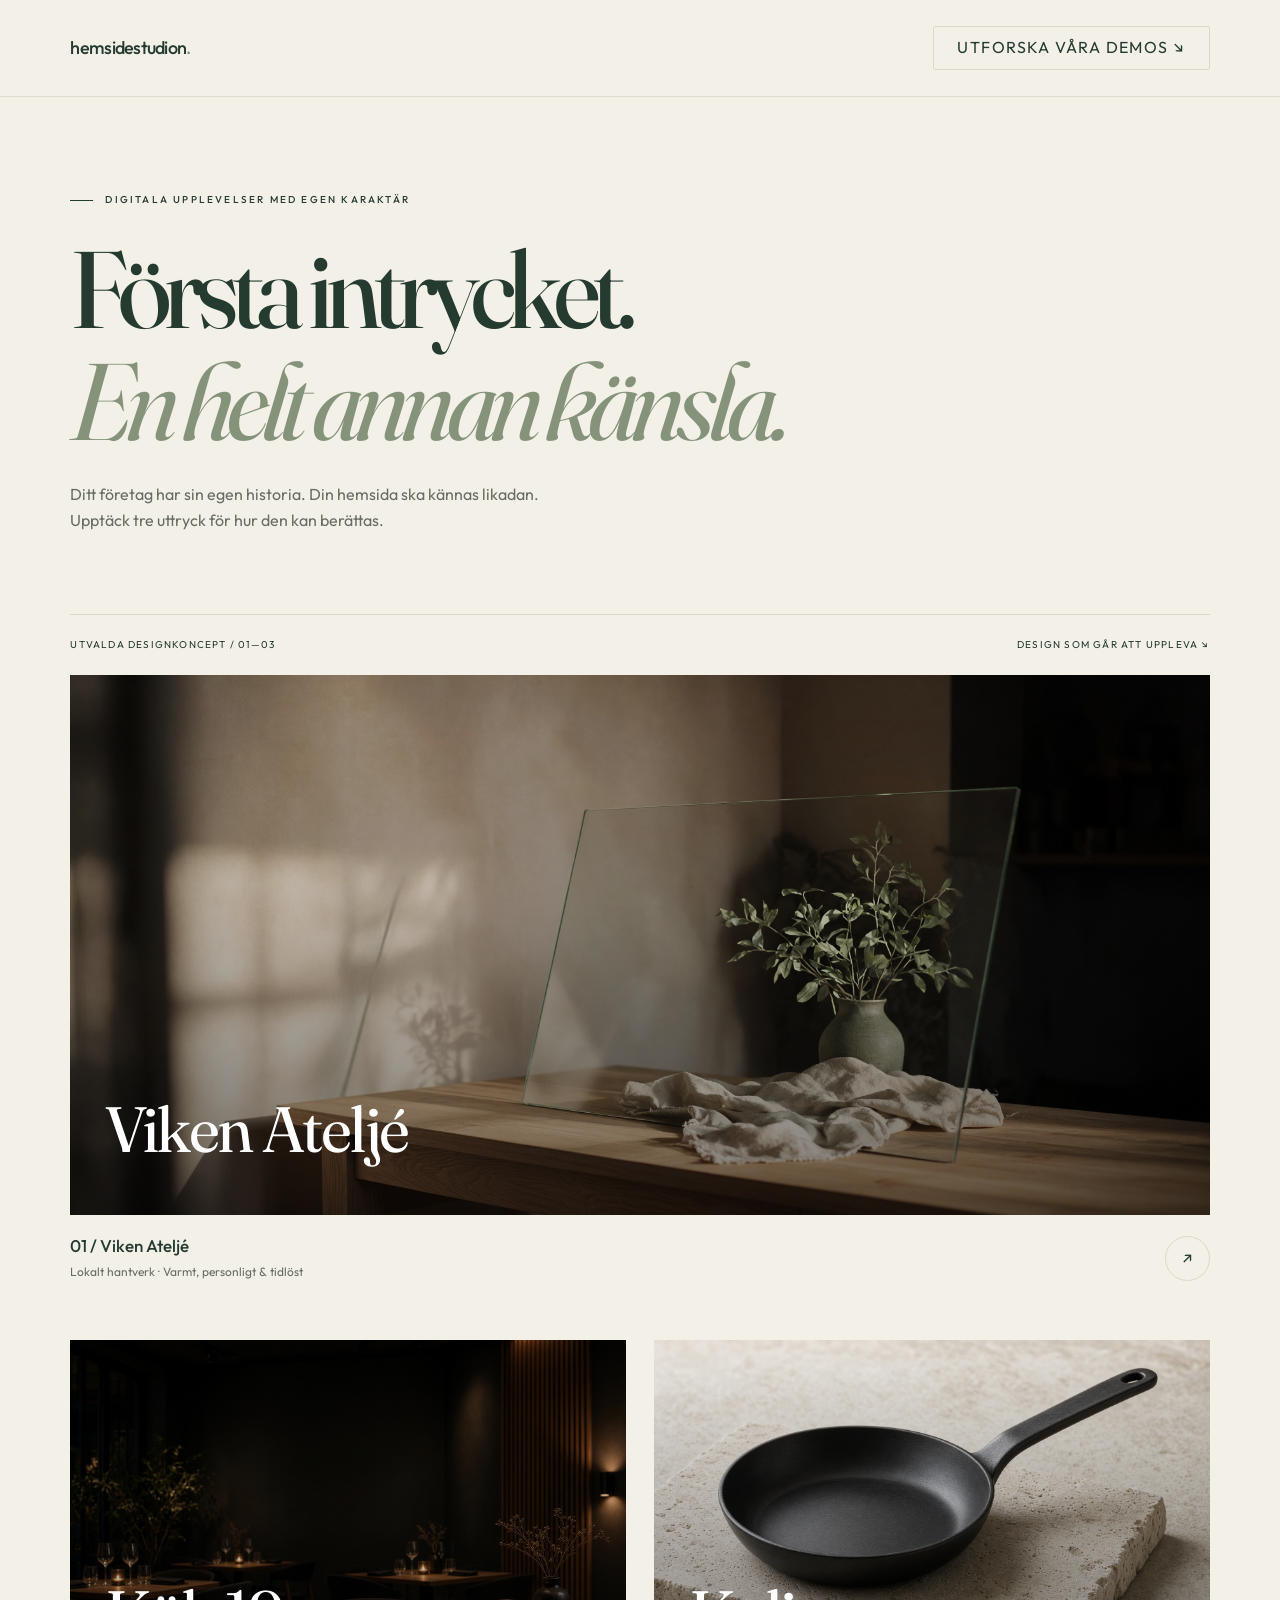
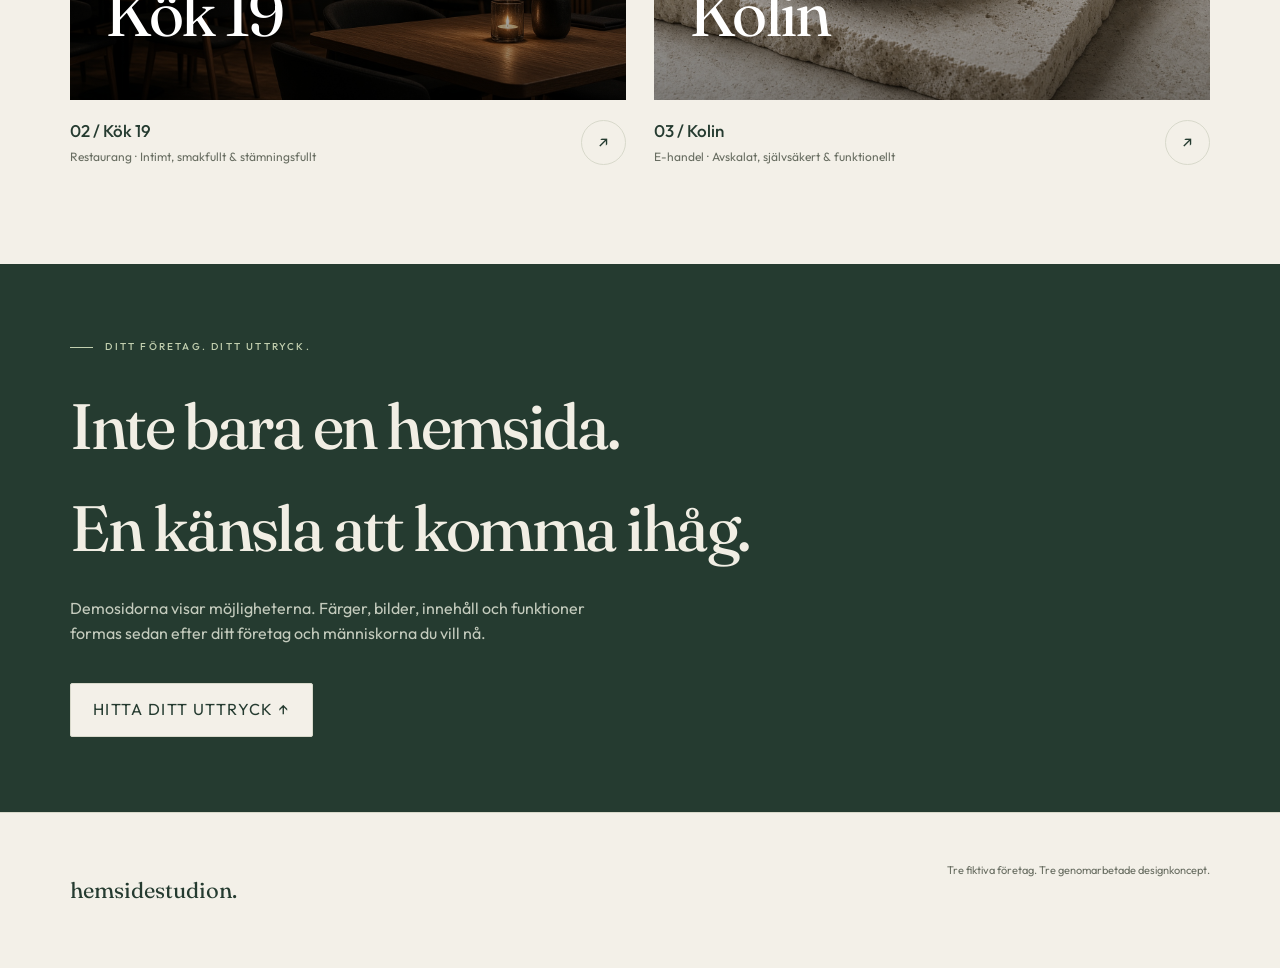
<file: index.html>
<!DOCTYPE html>
<html lang="sv">
<head>
<meta charset="utf-8"><meta name="viewport" content="width=device-width, initial-scale=1">
<title>Hemsidestudion — Tre uttryck. Din nästa hemsida.</title>
<meta name="description" content="Utforska tre skräddarsydda designkoncept för hantverk, restaurang och e-handel. Hemsidor med känsla, karaktär och genomtänkta detaljer.">
<link rel="preconnect" href="https://fonts.googleapis.com">
<link href="https://fonts.googleapis.com/css2?family=Fraunces:opsz,wght@9..144,460;9..144,560&family=Outfit:wght@400;500;600&display=swap" rel="stylesheet">
<link rel="stylesheet" href="assets/site.css"><link rel="stylesheet" href="assets/premium.css">
</head>
<body class="portfolio">
<a class="skip-link" href="#main-content">Till innehållet</a>
<header class="top"><div class="wrap"><a class="brand" href="index.html"><span>hemsidestudion<span style="color:#819576">.</span></span></a><a class="btn ghost sm" href="#koncept">Utforska våra demos ↘</a></div></header>
<main id="main-content" class="wrap">
<section class="portfolio-intro"><p class="kicker">Digitala upplevelser med egen karaktär</p><h1>Första intrycket.<br><em>En helt annan känsla.</em></h1><p class="lede">Ditt företag har sin egen historia. Din hemsida ska kännas likadan. Upptäck tre uttryck för hur den kan berättas.</p></section>
<div class="portfolio-meta" id="koncept"><span>Utvalda designkoncept / 01—03</span><span>Design som går att uppleva ↘</span></div>
<section class="showcase" aria-label="Utforska demosidorna">
<a class="project" href="viken.html"><div class="project-image"><img src="media/workshop.jpg" alt="Varm och ljus hantverksateljé med arbetsbänk"><div class="project-overlay">Viken Ateljé</div></div><div class="project-meta"><div><h2>01 / Viken Ateljé</h2><p>Lokalt hantverk · Varmt, personligt & tidlöst</p></div><span class="project-arrow" aria-hidden="true">↗</span></div></a>
<a class="project" href="kok.html"><div class="project-image"><img src="media/kok-room.jpg" alt="Stämningsfull kvällskrog med varmt ljus" loading="lazy"><div class="project-overlay">Kök 19</div></div><div class="project-meta"><div><h2>02 / Kök 19</h2><p>Restaurang · Intimt, smakfullt & stämningsfullt</p></div><span class="project-arrow" aria-hidden="true">↗</span></div></a>
<a class="project" href="kolin.html"><div class="project-image"><img src="media/kolin-panna.jpg" alt="Kolstålspanna mot en naturlig stenyta" loading="lazy"><div class="project-overlay">Kolin</div></div><div class="project-meta"><div><h2>03 / Kolin</h2><p>E-handel · Avskalat, självsäkert & funktionellt</p></div><span class="project-arrow" aria-hidden="true">↗</span></div></a>
</section>
</main>
<section class="portfolio-end"><div class="wrap"><p class="kicker" style="color:#c2cfaf">Ditt företag. Ditt uttryck.</p><h2 style="margin-top:20px">Inte bara en hemsida.<br>En känsla att komma ihåg.</h2><p>Demosidorna visar möjligheterna. Färger, bilder, innehåll och funktioner formas sedan efter ditt företag och människorna du vill nå.</p><a href="#koncept" class="btn ghost" style="background:#f3f0e8;margin-top:20px">Hitta ditt uttryck ↑</a></div></section>
<footer><div class="wrap"><p>hemsidestudion.</p><p>Tre fiktiva företag. Tre genomarbetade designkoncept.</p></div></footer>
</body></html>
</file>
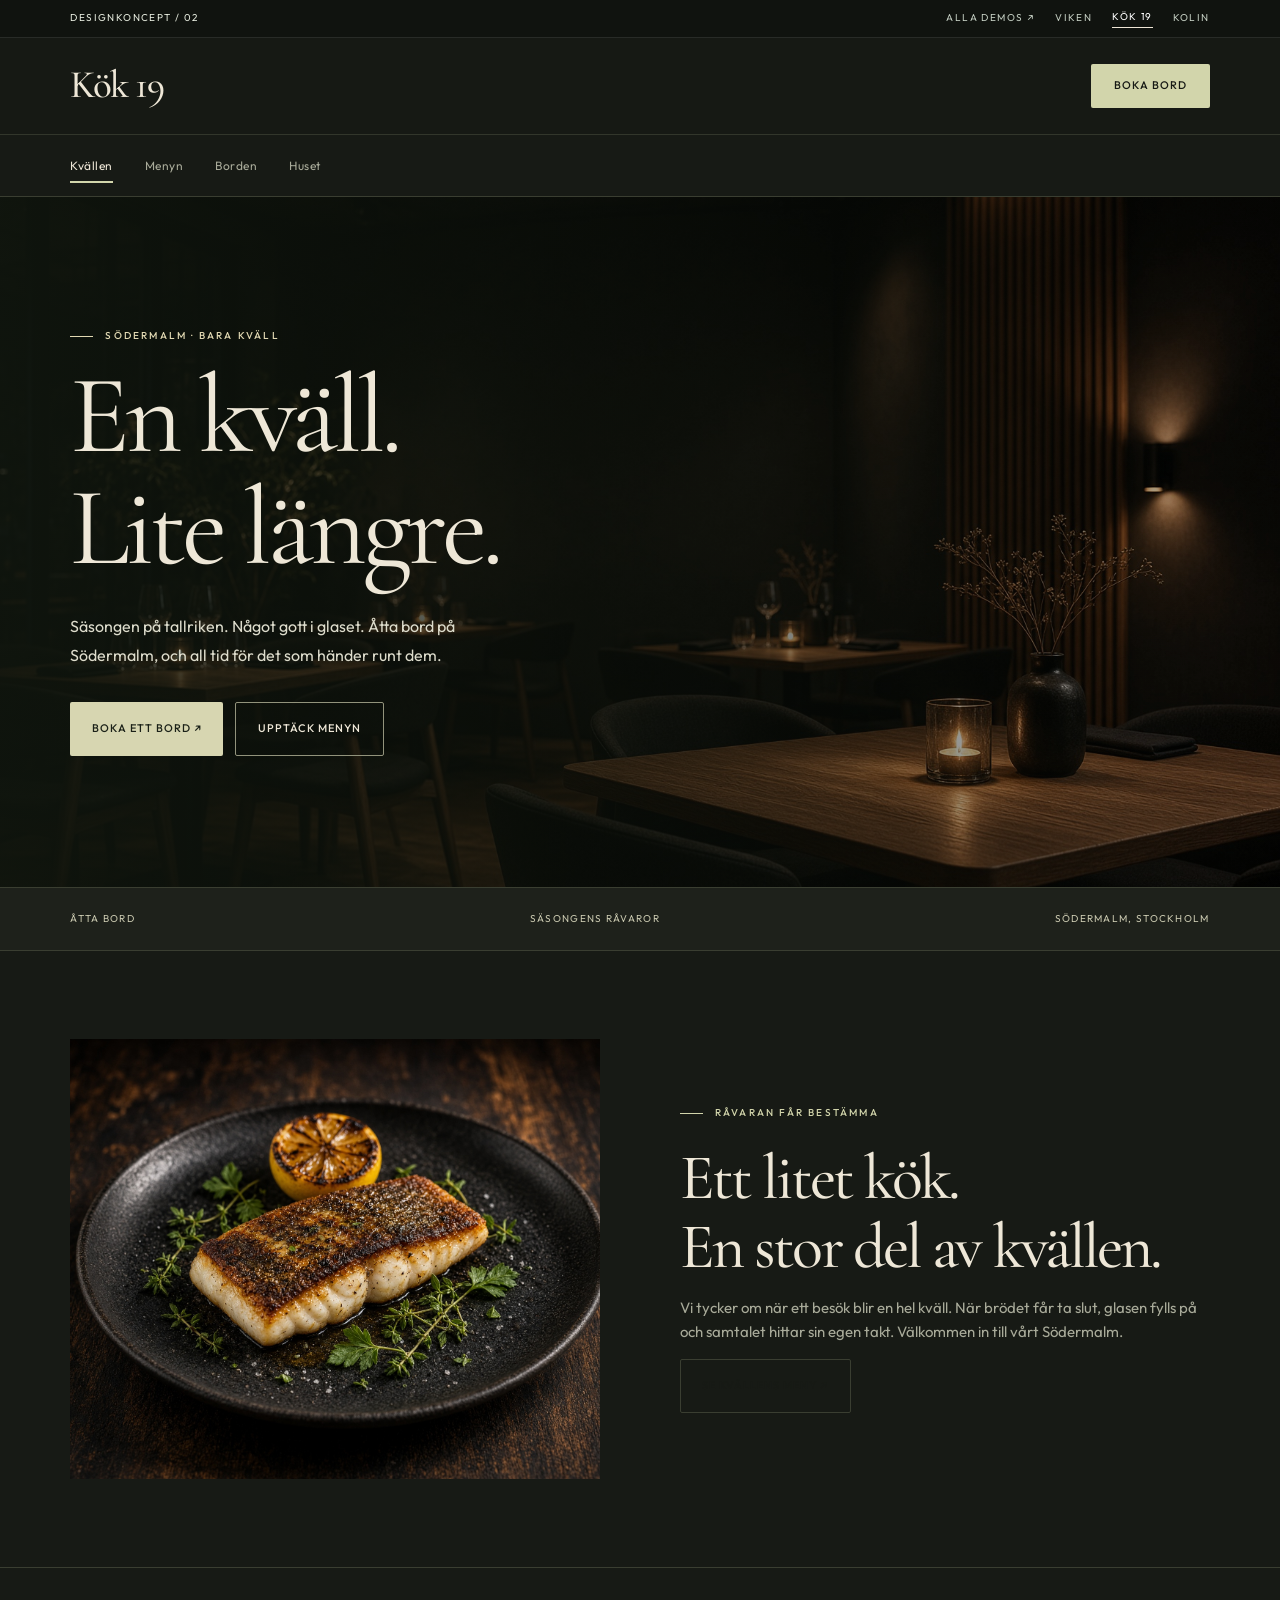
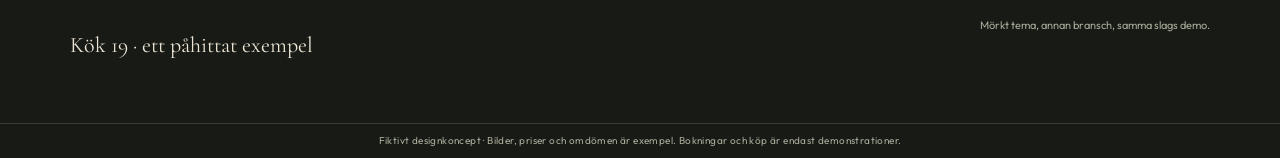
<file: kok.html>
<!DOCTYPE html>
<html lang="sv">
<head>
<meta charset="utf-8">
<meta name="viewport" content="width=device-width, initial-scale=1">
<title>Kök 19 — demohemsida</title>
<meta name="description" content="En mörk demohemsida för en påhittad kvällskrog. Meny, bord och bokning.">
<link rel="preconnect" href="https://fonts.googleapis.com">
<link href="https://fonts.googleapis.com/css2?family=Fraunces:opsz,wght@9..144,460;9..144,560&family=Outfit:wght@400;500;600&display=swap" rel="stylesheet">
<link href="https://fonts.googleapis.com/css2?family=Cormorant+Garamond:wght@400;500&display=swap" rel="stylesheet">
<link rel="stylesheet" href="assets/site.css">
<link rel="stylesheet" href="assets/premium.css">
</head>
<body class="theme-kok">
  <header class="bar">
    <div class="wrap">
      <span>Designkoncept / 02</span>
      <a href="index.html">Alla demos ↗</a>
      <a href="viken.html">Viken</a>
      <a href="kok.html" class="on">Kök 19</a>
      <a href="kolin.html">Kolin</a>
    </div>
  </header>
  <header class="top">
    <div class="wrap">
      <button type="button" class="brand" data-jump="kvall"><span style="letter-spacing:.22em">Kök 19</span></button>
      <button type="button" class="btn sm" data-jump="bord">Boka bord</button>
    </div>
  </header>
  <div class="nav" data-nav>
    <div class="wrap inner">
      <button type="button" class="nav-btn" data-nav-btn aria-expanded="false">
        <span><small>Gå till</small><strong data-current>Kvällen</strong></span><span aria-hidden="true">▾</span>
      </button>
      <p class="hint" data-hint></p>
      <ul class="menu" data-menu>
        <li><button type="button" data-go="kvall" data-label="Kvällen" data-hint="En krog på Södermalm som bara har kväll. Åtta bord, ingen lunch."><strong>Kvällen</strong><span>En krog på Södermalm som bara har kväll. Åtta bord, ingen lunch.</span></button></li>
        <li><button type="button" data-go="meny" data-label="Menyn" data-hint="Kvällens kort. Sex rätter, och vin om man vill se det."><strong>Menyn</strong><span>Kvällens kort. Sex rätter, och vin om man vill se det.</span></button></li>
        <li><button type="button" data-go="bord" data-label="Borden" data-hint="Vilka bord som är lediga, för hur många, och vilken tid."><strong>Borden</strong><span>Vilka bord som är lediga, för hur många, och vilken tid.</span></button></li>
        <li><button type="button" data-go="hus" data-label="Huset" data-hint="När dörren är öppen, och var på Bondegatan den sitter."><strong>Huset</strong><span>När dörren är öppen, och var på Bondegatan den sitter.</span></button></li>
      </ul>
    </div>
  </div>
  <a class="skip-link" href="#main-content">Till innehållet</a>
  <main id="main-content">
    <section data-panel="kvall">
      <div class="wrap hero k">
        <div>
          <p class="kicker">Södermalm · bara kväll</p>
          <h1 style="margin-top:1rem">En kväll.<br>Lite längre.</h1>
          <p class="lede">Säsongen på tallriken. Något gott i glaset. Åtta bord på Södermalm, och all tid för det som händer runt dem.</p>
          <div class="actions"><button type="button" class="btn" data-jump="bord">Boka ett bord ↗</button><button type="button" class="btn ghost" data-jump="meny">Upptäck menyn</button></div>
        </div>
        <img decoding="async" class="shot" style="aspect-ratio:16/10" src="media/kok-room.jpg" alt="Mörk matsal med ett tänt ljus">
      </div>
<div class="band"><div class="wrap"><div class="detail-strip"><span>Åtta bord</span><span>Säsongens råvaror</span><span>Södermalm, Stockholm</span></div></div></div><div class="wrap section editorial"><img loading="lazy" src="media/kok-plate.jpg" alt="Råvaran får bestämma"><div><p class="kicker">Råvaran får bestämma</p><h2>Ett litet kök.<br>En stor del av kvällen.</h2><p class="lede">Vi tycker om när ett besök blir en hel kväll. När brödet får ta slut, glasen fylls på och samtalet hittar sin egen takt. Välkommen in till vårt Södermalm.</p><button type="button" class="btn ghost" data-jump="meny">Se kvällens meny ↗</button></div></div>
    </section>
    <section data-panel="meny" hidden>
      <div class="wrap section">
        <div class="row-between">
          <div>
            <h2>Kvällens kort.</h2>
            <p class="lede">Ett kort som följer säsongen. Börja med något litet, dela något gott och låt kvällen ta sin tid.</p>
          </div>
          <button type="button" class="btn sm" id="wine">Vin på</button>
        </div>
        <div class="picks" style="margin-top:1.5rem" data-picks="#meny">
          <button type="button" class="chip on" data-pick="alla">Hela</button>
          <button type="button" class="chip" data-pick="kallt">Kallt</button>
          <button type="button" class="chip" data-pick="varmt">Varmt</button>
          <button type="button" class="chip" data-pick="sott">Sött</button>
        </div>
        <ul class="list" id="meny">
          <li data-cat="kallt"><div><p style="font-family:var(--display);font-size:1.6rem;margin:0">Rå räka</p><p class="muted dish" data-note="citron, dillolja" data-wine="Muscadet">citron, dillolja · Muscadet</p></div><span class="price">165</span></li>
          <li data-cat="kallt"><div><p style="font-family:var(--display);font-size:1.6rem;margin:0">Rödbeta</p><p class="muted dish" data-note="getost, hasselnöt" data-wine="Pinot noir">getost, hasselnöt · Pinot noir</p></div><span class="price">145</span></li>
          <li data-cat="varmt"><div><p style="font-family:var(--display);font-size:1.6rem;margin:0">Torsk</p><p class="muted dish" data-note="brynt smör, palsternacka" data-wine="Chablis">brynt smör, palsternacka · Chablis</p></div><span class="price">285</span></li>
          <li data-cat="varmt"><div><p style="font-family:var(--display);font-size:1.6rem;margin:0">Lamm</p><p class="muted dish" data-note="svartkål, enbär" data-wine="Syrah">svartkål, enbär · Syrah</p></div><span class="price">310</span></li>
          <li data-cat="sott"><div><p style="font-family:var(--display);font-size:1.6rem;margin:0">Mjölkchoklad</p><p class="muted dish" data-note="havssalt, olivolja" data-wine="Madeira">havssalt, olivolja · Madeira</p></div><span class="price">125</span></li>
          <li data-cat="sott"><div><p style="font-family:var(--display);font-size:1.6rem;margin:0">Ostkaka</p><p class="muted dish" data-note="hjortron, grädde" data-wine="Riesling">hjortron, grädde · Riesling</p></div><span class="price">115</span></li>
        </ul>
        <div class="grid-2 split" style="margin-top:2rem">
          <img decoding="async" class="shot" style="aspect-ratio:4/3" src="media/kok-plate.jpg" alt="En tallrik torsk i svagt ljus">
          <img decoding="async" class="shot" style="aspect-ratio:4/3" src="media/kok-hands.jpg" alt="Händer som lägger upp en dessert">
        </div>
      </div>
    </section>
    <section data-panel="bord" hidden>
      <div style="background:var(--card);border-top:1px solid var(--line)">
        <div class="wrap section grid-2 split-4">
          <div>
            <h2>Välj bord.</h2>
            <p class="lede">Grå bord är tagna. De andra går att hålla. I demon stannar bokningen här.</p>
            <div class="tables" id="tables" style="margin-top:1.5rem"></div>
          </div>
          <form class="card" id="hold" style="background:var(--paper)">
            <div id="hold-form">
              <p class="lbl">Dag</p><div class="picks" id="k-days"></div>
              <p class="lbl" style="margin-top:1.2rem">Tid</p><div class="picks" id="k-slots"></div>
              <div style="display:flex;align-items:center;justify-content:space-between;margin-top:1.2rem">
                <p class="lbl" style="margin:0">Gäster</p>
                <div style="display:flex;align-items:center;gap:.75rem">
                  <button type="button" class="step" id="g-minus">–</button>
                  <span class="price" id="g-n">2</span>
                  <button type="button" class="step" id="g-plus">+</button>
                </div>
              </div>
              <label style="display:block;margin-top:1.2rem"><span>Namn</span><input id="k-name"></label>
              <p class="err" id="k-err" hidden></p>
              <button class="btn" style="margin-top:1rem" type="submit">Håll bord <span id="k-table">3</span></button>
            </div>
            <div id="hold-done" hidden>
              <p style="font-family:var(--display);font-size:1.8rem;margin:0" id="k-thanks"></p>
              <p class="muted" id="k-detail"></p>
              <button type="button" id="k-again" style="margin-top:1rem;background:none;border:0;color:var(--pine);text-decoration:underline">Ändra</button>
            </div>
          </form>
        </div>
      </div>
    </section>
    <section data-panel="hus" hidden>
      <div class="wrap section" style="display:grid;gap:2rem">
        <div><p class="muted" style="margin:0">Tis–lör</p><p style="font-family:var(--display);font-size:2rem;margin:.4rem 0 0">17–23</p></div>
        <div><p class="muted" style="margin:0">Sön–mån</p><p style="font-family:var(--display);font-size:2rem;margin:.4rem 0 0">stängt</p></div>
        <div><p class="muted" style="margin:0">Bondegatan 19</p><p style="font-family:var(--display);font-size:2rem;margin:.4rem 0 0">Södermalm</p></div>
      </div>
    </section>
  </main>
  <footer><div class="wrap"><p>Kök 19 · ett påhittat exempel</p><p>Mörkt tema, annan bransch, samma slags demo.</p></div></footer>
  <div class="demo-note">Fiktivt designkoncept · Bilder, priser och omdömen är exempel. Bokningar och köp är endast demonstrationer.</div>
  <script src="assets/site.js"></script>
  <script>
    let wine = true;
    document.getElementById("wine").addEventListener("click", () => {
      wine = !wine;
      document.getElementById("wine").textContent = wine ? "Vin på" : "Vin av";
      document.getElementById("wine").classList.toggle("ghost", !wine);
      document.querySelectorAll(".dish").forEach((node) => {
        node.textContent = wine ? `${node.dataset.note} · ${node.dataset.wine}` : node.dataset.note;
      });
    });
    const tables = [
      {id:"1",seats:2},{id:"2",seats:2,taken:true},{id:"3",seats:4},{id:"4",seats:4},
      {id:"5",seats:2,taken:true},{id:"6",seats:6},{id:"7",seats:2,taken:true},{id:"8",seats:4}
    ];
    let table = "3", guests = 2, slot = "19:00", day = "", dayLabel = "";
    function paintTables() {
      document.getElementById("tables").innerHTML = tables.map((t) =>
        `<button type="button" data-id="${t.id}" ${t.taken?"disabled":""} class="${t.id===table?"on":""}"><span class="price">${t.id}</span><small>${t.seats} platser</small></button>`
      ).join("");
      document.querySelectorAll("#tables button").forEach((b) => b.addEventListener("click", () => { table = b.dataset.id; document.getElementById("k-table").textContent = table; paintTables(); }));
    }
    paintTables();
    const names = ["sön","mån","tis","ons","tor","fre","lör"];
    const days = [];
    const start = new Date();
    for (let i = 0; days.length < 4; i++) {
      const d = new Date(start); d.setDate(start.getDate()+i);
      if (d.getDay()===0 || d.getDay()===1) continue;
      days.push({id:d.toISOString().slice(0,10), label:`${names[d.getDay()]} ${d.getDate()}/${d.getMonth()+1}`});
    }
    day = days[0].id; dayLabel = days[0].label;
    function paintPicks(id, values, current, set) {
      const box = document.getElementById(id);
      box.innerHTML = values.map((v) => `<button type="button" class="chip${v.id===current?" on":""}" data-id="${v.id}">${v.label}</button>`).join("");
      box.querySelectorAll("button").forEach((b) => b.addEventListener("click", () => set(b.dataset.id, b.textContent)));
    }
    function setDay(id, label) { day = id; dayLabel = label; paintPicks("k-days", days, day, setDay); }
    function setSlot(id) { slot = id; paintPicks("k-slots", ["17:30","19:00","20:30"].map((s)=>({id:s,label:s})), slot, setSlot); }
    setDay(day, dayLabel); setSlot(slot);
    document.getElementById("g-minus").onclick = () => { guests = Math.max(1, guests-1); document.getElementById("g-n").textContent = guests; };
    document.getElementById("g-plus").onclick = () => { guests = Math.min(6, guests+1); document.getElementById("g-n").textContent = guests; };
    document.getElementById("hold").addEventListener("submit", (e) => {
      e.preventDefault();
      const name = document.getElementById("k-name").value.trim();
      const chosen = tables.find((t) => t.id === table);
      const err = document.getElementById("k-err");
      if (name.length < 2) { err.hidden = false; err.textContent = "Skriv ett namn."; return; }
      if (guests > chosen.seats) { err.hidden = false; err.textContent = `Bord ${table} tar ${chosen.seats}.`; return; }
      err.hidden = true;
      document.getElementById("hold-form").hidden = true;
      document.getElementById("hold-done").hidden = false;
      document.getElementById("k-thanks").textContent = `Bord ${table} är ditt, ${name.split(" ")[0]}.`;
      document.getElementById("k-detail").textContent = `${guests} gäster, ${dayLabel}, kl ${slot}.`;
    });
    document.getElementById("k-again").onclick = () => {
      document.getElementById("hold-form").hidden = false;
      document.getElementById("hold-done").hidden = true;
    };
  </script>
</body>
</html>
</file>
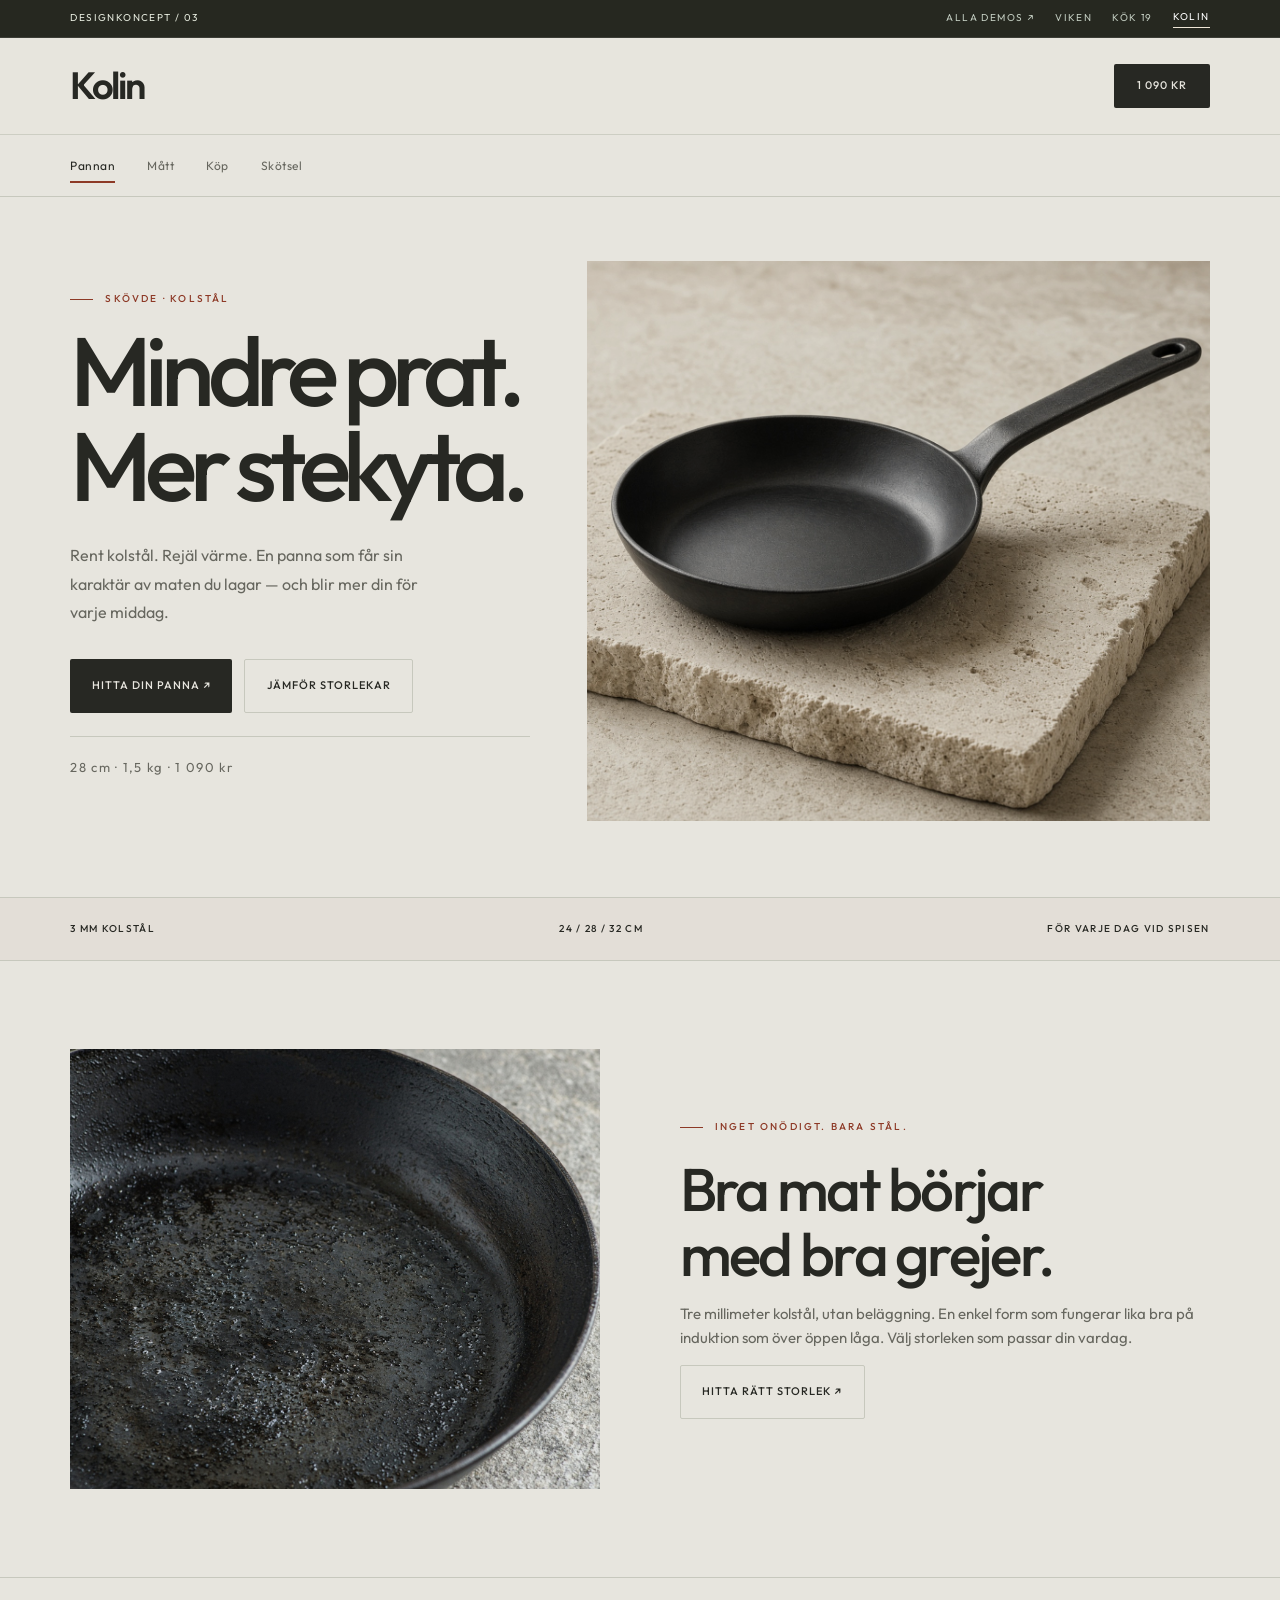
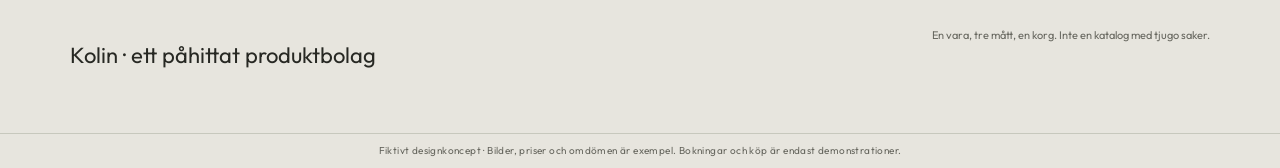
<file: kolin.html>
<!DOCTYPE html>
<html lang="sv">
<head>
<meta charset="utf-8">
<meta name="viewport" content="width=device-width, initial-scale=1">
<title>Kolin — demohemsida</title>
<meta name="description" content="En demohemsida för ett produktbolag. En panna, tre storlekar, en korg.">
<link rel="preconnect" href="https://fonts.googleapis.com">
<link href="https://fonts.googleapis.com/css2?family=Fraunces:opsz,wght@9..144,460;9..144,560&family=Outfit:wght@400;500;600&display=swap" rel="stylesheet">
<link href="https://fonts.googleapis.com/css2?family=Cormorant+Garamond:wght@400;500&display=swap" rel="stylesheet">
<link rel="stylesheet" href="assets/site.css">
<link rel="stylesheet" href="assets/premium.css">
</head>
<body class="theme-kolin">
  <header class="bar">
    <div class="wrap">
      <span>Designkoncept / 03</span>
      <a href="index.html">Alla demos ↗</a>
      <a href="viken.html">Viken</a>
      <a href="kok.html">Kök 19</a>
      <a href="kolin.html" class="on">Kolin</a>
    </div>
  </header>
  <header class="top">
    <div class="wrap">
      <button type="button" class="brand" data-jump="pannan"><span style="letter-spacing:.22em">Kolin</span></button>
      <button type="button" class="btn ink sm" data-jump="kop"><span id="head-price">1 090 kr</span></button>
    </div>
  </header>
  <div class="nav" data-nav>
    <div class="wrap inner">
      <button type="button" class="nav-btn" data-nav-btn aria-expanded="false">
        <span><small>Gå till</small><strong data-current>Pannan</strong></span><span aria-hidden="true">▾</span>
      </button>
      <p class="hint" data-hint></p>
      <ul class="menu" data-menu>
        <li><button type="button" data-go="pannan" data-label="Pannan" data-hint="En kolstålspanna från Skövde. Ingen beläggning, inget set."><strong>Pannan</strong><span>En kolstålspanna från Skövde. Ingen beläggning, inget set.</span></button></li>
        <li><button type="button" data-go="matt" data-label="Mått" data-hint="24, 28 eller 32 centimeter. Vikten och priset följer med."><strong>Mått</strong><span>24, 28 eller 32 centimeter. Vikten och priset följer med.</span></button></li>
        <li><button type="button" data-go="kop" data-label="Köp" data-hint="Välj storlek och antal. I demon stannar korgen i webbläsaren."><strong>Köp</strong><span>Välj storlek och antal. I demon stannar korgen i webbläsaren.</span></button></li>
        <li><button type="button" data-go="skotsel" data-label="Skötsel" data-hint="Hur stålet hålls svart, och varför den inte tål maskin."><strong>Skötsel</strong><span>Hur stålet hålls svart, och varför den inte tål maskin.</span></button></li>
      </ul>
    </div>
  </div>
  <a class="skip-link" href="#main-content">Till innehållet</a>
  <main id="main-content">
    <section data-panel="pannan">
      <div class="wrap hero c">
        <div>
          <p class="kicker">Skövde · kolstål</p>
          <h1 style="margin-top:1rem">Mindre prat.<br>Mer stekyta.</h1>
          <p class="lede">Rent kolstål. Rejäl värme. En panna som får sin karaktär av maten du lagar — och blir mer din för varje middag.</p>
          <div class="actions"><button type="button" class="btn ink" data-jump="kop">Hitta din panna ↗</button><button type="button" class="btn ghost" data-jump="matt">Jämför storlekar</button></div>
          <p class="muted" id="hero-meta" style="margin-top:1.4rem">28 cm · 1,5 kg · 1 090 kr</p>
        </div>
        <img decoding="async" class="shot" style="aspect-ratio:4/3" src="media/kolin-panna.jpg" alt="Svart kolstålspanna på en ljus stenskiva">
      </div>
<div class="band"><div class="wrap"><div class="detail-strip"><span>3 mm kolstål</span><span>24 / 28 / 32 cm</span><span>För varje dag vid spisen</span></div></div></div><div class="wrap section editorial"><img loading="lazy" src="media/kolin-yta.jpg" alt="Inget onödigt. Bara stål."><div><p class="kicker">Inget onödigt. Bara stål.</p><h2>Bra mat börjar<br>med bra grejer.</h2><p class="lede">Tre millimeter kolstål, utan beläggning. En enkel form som fungerar lika bra på induktion som över öppen låga. Välj storleken som passar din vardag.</p><button type="button" class="btn ghost" data-jump="matt">Hitta rätt storlek ↗</button></div></div>
    </section>
    <section data-panel="matt" hidden>
      <div class="wrap section">
        <h2>Tre mått. Samma stål.</h2>
        <p class="lede">Handtaget är samma längd på alla tre. Det som ändras är ytan du steker på, och vad den väger.</p>
        <div class="sizes" id="sizes" style="margin-top:2rem;border-top:1px solid var(--line)"></div>
        <img decoding="async" class="shot" style="aspect-ratio:16/7;margin-top:2rem" src="media/kolin-yta.jpg" alt="Närbild på det inbrända stålet">
      </div>
    </section>
    <section data-panel="kop" hidden>
      <div class="wrap section grid-2 split">
        <div>
          <h2>I korgen.</h2>
          <p class="lede">Pannan skickas inoljad, i papper, utan plastväska. Frakt inom Sverige ingår över en panna.</p>
          <img decoding="async" class="shot" style="aspect-ratio:4/3;margin-top:1.5rem" src="media/kolin-panna.jpg" alt="">
        </div>
        <form class="card" id="cart">
          <p class="lbl">Storlek</p>
          <div class="picks" id="cart-sizes"></div>
          <p class="lbl" style="margin-top:1.2rem">Antal</p>
          <div style="display:flex;align-items:center;gap:.75rem">
            <button type="button" class="step" id="q-minus">–</button>
            <span class="price" id="q-n">1</span>
            <button type="button" class="step" id="q-plus">+</button>
          </div>
          <p id="sum" style="font-family:var(--display);font-size:2.4rem;margin:1.6rem 0 0">1 090 kr</p>
          <button class="btn" id="add" style="margin-top:1.2rem" type="submit">Lägg i korgen</button>
          <p id="added" hidden style="margin-top:1.2rem"></p>
        </form>
      </div>
    </section>
    <section data-panel="skotsel" hidden>
      <div class="wrap section">
        <h2 style="max-width:18ch">Varmt vatten. Torr panna. En droppe olja.</h2>
        <div class="grid-2" style="margin-top:2.5rem">
          <div style="border-top:1px solid var(--line);padding-top:1rem"><h3 style="font-size:1.5rem">Efter maten</h3><p class="muted">Skölj med hett vatten. Inget diskmedel om det inte fastnat på riktigt.</p></div>
          <div style="border-top:1px solid var(--line);padding-top:1rem"><h3 style="font-size:1.5rem">Torrt stål</h3><p class="muted">Sätt tillbaka den på plattan en minut. Vattnet ska bort, inte ligga kvar.</p></div>
          <div style="border-top:1px solid var(--line);padding-top:1rem"><h3 style="font-size:1.5rem">Inte i maskin</h3><p class="muted">Maskinen tar ytan. En panna som diskas där blir grå och klistrig.</p></div>
        </div>
        <p class="muted" style="margin-top:2.5rem;max-width:36rem">Första inbränningen är gjord i verkstan. Ni behöver inte börja från blankt stål.</p>
      </div>
    </section>
  </main>
  <footer><div class="wrap"><p>Kolin · ett påhittat produktbolag</p><p>En vara, tre mått, en korg. Inte en katalog med tjugo saker.</p></div></footer>
  <div class="demo-note">Fiktivt designkoncept · Bilder, priser och omdömen är exempel. Bokningar och köp är endast demonstrationer.</div>
  <script src="assets/site.js"></script>
  <script>
    const sizes = [
      {id:"24", cm:"24 cm", weight:"1,1 kg", price:890, note:"Ett ägg. En person."},
      {id:"28", cm:"28 cm", weight:"1,5 kg", price:1090, note:"Två portioner. Den de flesta tar."},
      {id:"32", cm:"32 cm", weight:"1,9 kg", price:1290, note:"När det är fler vid spisen."}
    ];
    let size = "28", qty = 1, done = false;
    const kr = (n) => n.toLocaleString("sv-SE") + " kr";
    function chosen() { return sizes.find((s) => s.id === size); }
    function paint() {
      const c = chosen();
      document.getElementById("head-price").textContent = kr(c.price);
      document.getElementById("hero-meta").textContent = `${c.cm} · ${c.weight} · ${kr(c.price)}`;
      document.getElementById("sizes").innerHTML = sizes.map((s) =>
        `<button type="button" data-id="${s.id}" class="${s.id===size?"on":""}"><span class="cm">${s.cm}</span><span>${s.note}<span class="muted" style="display:block;margin-top:.25rem">${s.weight} · 3 mm gods</span></span><span class="price">${kr(s.price)}</span></button>`
      ).join("");
      document.querySelectorAll("#sizes button").forEach((b) => b.onclick = () => { size = b.dataset.id; done = false; paint(); });
      document.getElementById("cart-sizes").innerHTML = sizes.map((s) =>
        `<button type="button" class="chip${s.id===size?" on":""}" data-id="${s.id}">${s.cm}</button>`
      ).join("");
      document.querySelectorAll("#cart-sizes button").forEach((b) => b.onclick = () => { size = b.dataset.id; done = false; paint(); });
      document.getElementById("q-n").textContent = qty;
      document.getElementById("sum").textContent = kr(c.price * qty);
      const added = document.getElementById("added");
      const add = document.getElementById("add");
      added.hidden = !done;
      add.hidden = done;
      added.textContent = `${qty} × ${c.cm} ligger i korgen. Det här är en demo, så inget skickas.`;
    }
    document.getElementById("q-minus").onclick = () => { qty = Math.max(1, qty-1); done = false; paint(); };
    document.getElementById("q-plus").onclick = () => { qty = Math.min(4, qty+1); done = false; paint(); };
    document.getElementById("cart").addEventListener("submit", (e) => { e.preventDefault(); done = true; paint(); });
    paint();
  </script>
</body>
</html>
</file>
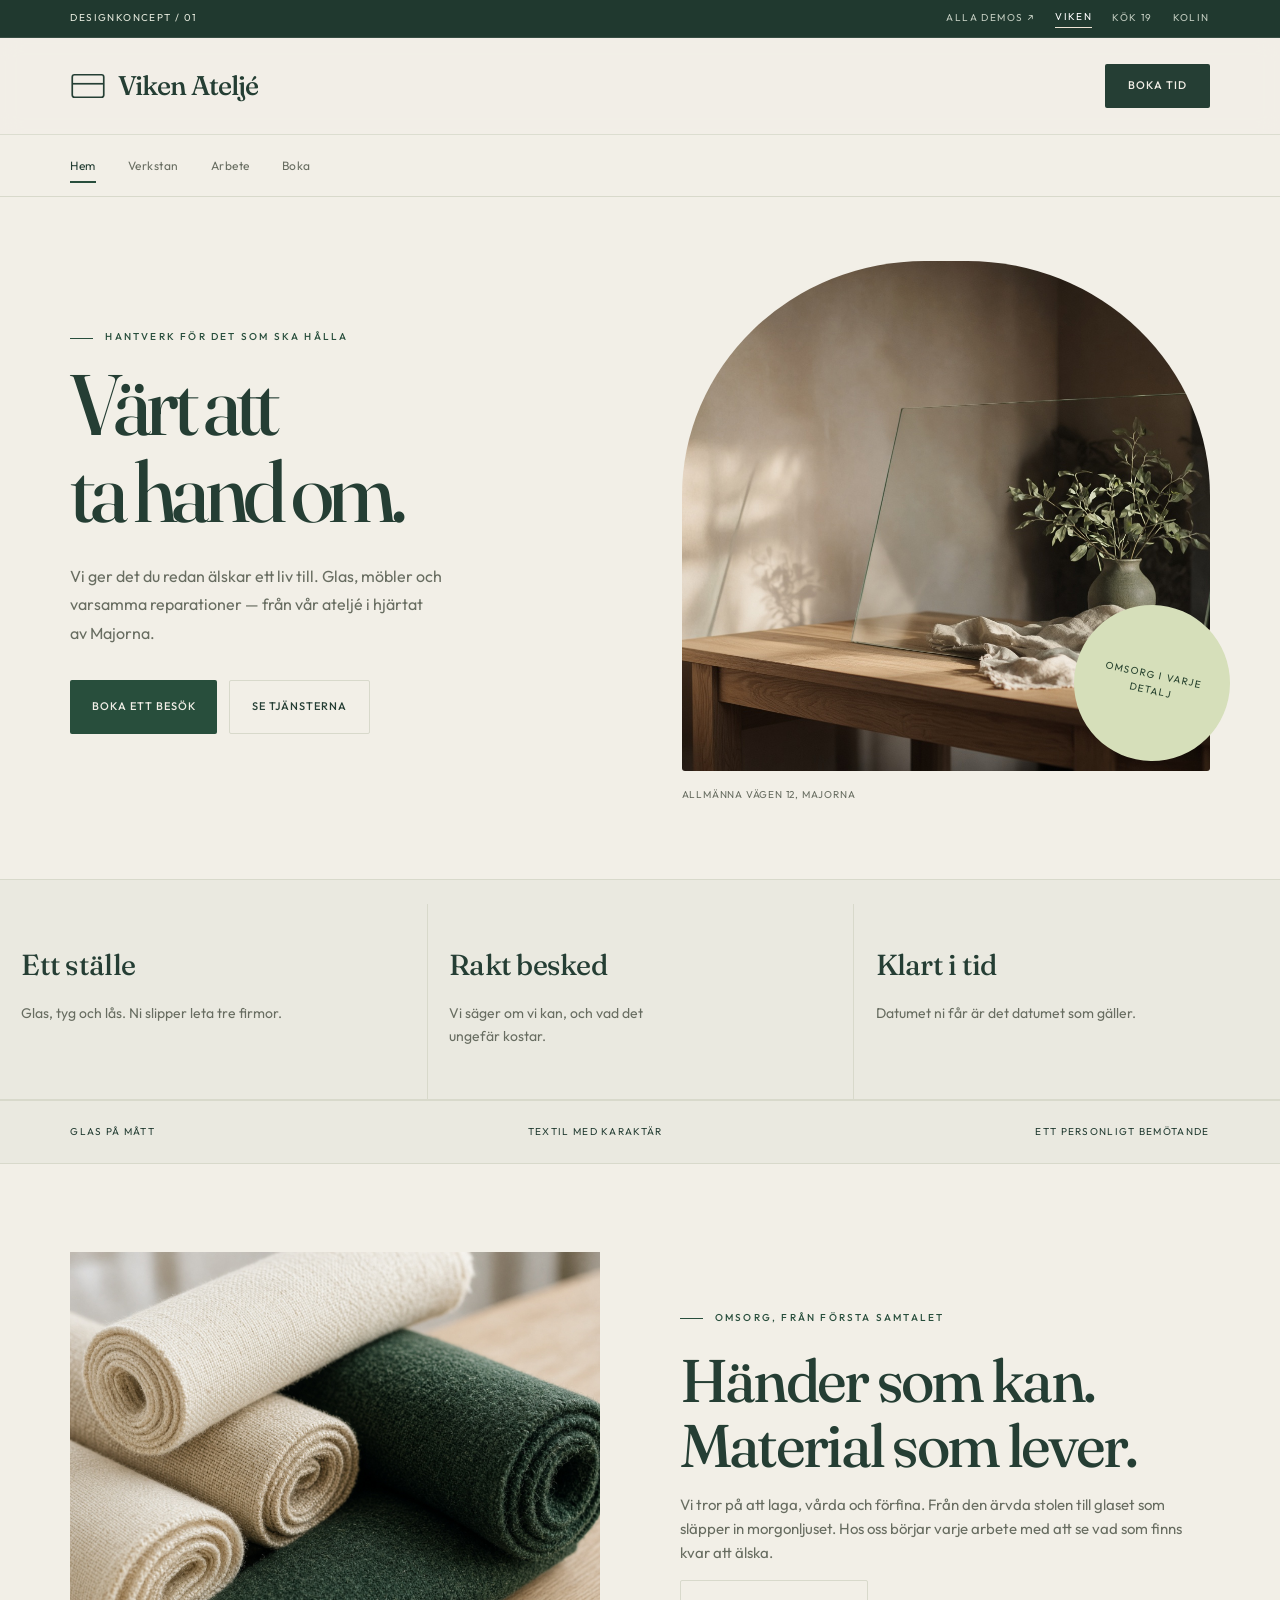
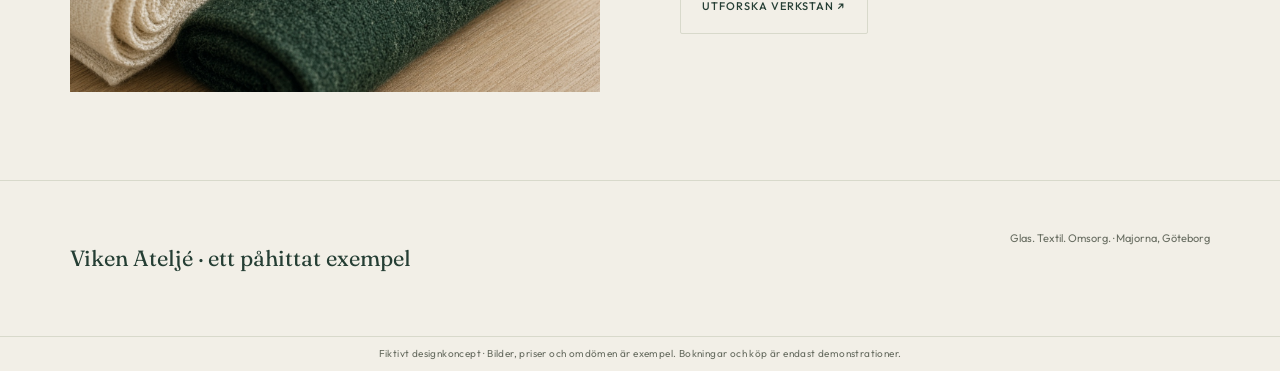
<file: viken.html>
<!DOCTYPE html>
<html lang="sv">
<head>
<meta charset="utf-8">
<meta name="viewport" content="width=device-width, initial-scale=1">
<title>Viken Ateljé — demohemsida</title>
<meta name="description" content="En demohemsida för ett påhittat hantverksföretag. Tjänster, galleri, bokning och priser.">
<link rel="preconnect" href="https://fonts.googleapis.com">
<link href="https://fonts.googleapis.com/css2?family=Fraunces:opsz,wght@9..144,460;9..144,560&family=Outfit:wght@400;500;600&display=swap" rel="stylesheet">
<link href="https://fonts.googleapis.com/css2?family=Cormorant+Garamond:wght@400;500&display=swap" rel="stylesheet">
<link rel="stylesheet" href="assets/site.css">
<link rel="stylesheet" href="assets/premium.css">
</head>
<body>
  <header class="bar">
    <div class="wrap">
      <span>Designkoncept / 01</span>
      <a href="index.html">Alla demos ↗</a>
      <a href="viken.html" class="on">Viken</a>
      <a href="kok.html">Kök 19</a>
      <a href="kolin.html">Kolin</a>
    </div>
  </header>
  <header class="top">
    <div class="wrap">
      <button type="button" class="brand" data-jump="hem">
        <svg viewBox="0 0 32 32" width="28" height="28" aria-hidden="true"><rect x="2" y="6" width="28" height="20" rx="2" fill="none" stroke="currentColor" stroke-width="1.5"/><path d="M2 14h28" stroke="currentColor" stroke-width="1.5"/></svg>
        <span>Viken Ateljé</span>
      </button>
      <button type="button" class="btn ink sm" data-jump="boka">Boka tid</button>
    </div>
  </header>
  <div class="nav" data-nav>
    <div class="wrap inner">
      <button type="button" class="nav-btn" data-nav-btn aria-expanded="false">
        <span><small>Gå till</small><strong data-current>Hem</strong></span>
        <span aria-hidden="true">▾</span>
      </button>
      <p class="hint" data-hint></p>
      <ul class="menu" data-menu>
        <li><button type="button" data-go="hem" data-label="Hem" data-hint="Ateljén i Majorna. Glas, möbeltyg och lås på samma adress."><strong>Hem</strong><span>Ateljén i Majorna. Glas, möbeltyg och lås på samma adress.</span></button></li>
        <li><button type="button" data-go="verkstan" data-label="Verkstan" data-hint="Vad de tar sig an, hur lång tid det tar och vad det brukar kosta."><strong>Verkstan</strong><span>Vad de tar sig an, hur lång tid det tar och vad det brukar kosta.</span></button></li>
        <li><button type="button" data-go="arbete" data-label="Arbete" data-hint="Samma rum före och efter, och hur det ser ut på bänken."><strong>Arbete</strong><span>Samma rum före och efter, och hur det ser ut på bänken.</span></button></li>
        <li><button type="button" data-go="boka" data-label="Boka" data-hint="Lediga tider, öppettider och en rad om vad som gått sönder."><strong>Boka</strong><span>Lediga tider, öppettider och en rad om vad som gått sönder.</span></button></li>
      </ul>
    </div>
  </div>

  <a class="skip-link" href="#main-content">Till innehållet</a>
  <main id="main-content">
    <section data-panel="hem">
      <div class="wrap hero v">
        <div>
          <p class="insight">Inblick · första skärmen ska säga vad stället är</p>
          <p class="kicker">Hantverk för det som ska hålla</p>
          <h1 style="margin-top:1rem">Värt att<br>ta hand om.</h1>
          <p class="lede">Vi ger det du redan älskar ett liv till. Glas, möbler och varsamma reparationer — från vår ateljé i hjärtat av Majorna.</p>
          <div class="actions">
            <button type="button" class="btn" data-jump="boka">Boka ett besök</button>
            <button type="button" class="btn ghost" data-jump="verkstan">Se tjänsterna</button>
          </div>
        </div>
        <figure style="margin:0">
          <img decoding="async" class="shot" style="aspect-ratio:4/3" src="media/workshop.jpg" alt="Ljus verkstad med ekbänk och glas">
          <figcaption class="cap">Allmänna vägen 12, Majorna</figcaption>
        </figure>
      </div>
      <div class="band">
        <div class="wrap" style="padding-top:1.5rem"><p class="insight">Inblick · tre korta löften, inte en vägg av text</p></div>
        <div class="promises">
          <article><h3>Ett ställe</h3><p>Glas, tyg och lås. Ni slipper leta tre firmor.</p></article>
          <article><h3>Rakt besked</h3><p>Vi säger om vi kan, och vad det ungefär kostar.</p></article>
          <article><h3>Klart i tid</h3><p>Datumet ni får är det datumet som gäller.</p></article>
        </div>
      </div>
<div class="band"><div class="wrap"><div class="detail-strip"><span>Glas på mått</span><span>Textil med karaktär</span><span>Ett personligt bemötande</span></div></div></div><div class="wrap section editorial"><img loading="lazy" src="media/textile.jpg" alt="Omsorg, från första samtalet"><div><p class="kicker">Omsorg, från första samtalet</p><h2>Händer som kan. Material som lever.</h2><p class="lede">Vi tror på att laga, vårda och förfina. Från den ärvda stolen till glaset som släpper in morgonljuset. Hos oss börjar varje arbete med att se vad som finns kvar att älska.</p><button type="button" class="btn ghost" data-jump="verkstan">Utforska verkstan ↗</button></div></div>
    </section>

    <section data-panel="verkstan" hidden>
      <div class="wrap section">
        <p class="insight">Inblick · filtrerbar tjänstekatalog</p>
        <div class="row-between">
          <div>
            <h2>Tre hantverk. Ett ställe.</h2>
            <p class="lede">Glas, textil och det som måste fixas idag. Välj det ni kom för.</p>
          </div>
          <div class="picks" data-picks="#tjanster">
            <button type="button" class="chip on" data-pick="alla">Allt</button>
            <button type="button" class="chip" data-pick="glas">Glas</button>
            <button type="button" class="chip" data-pick="textil">Textil</button>
            <button type="button" class="chip" data-pick="service">Service</button>
          </div>
        </div>
        <ul class="list" id="tjanster">
          <li data-cat="glas"><div><h3>Fönsterglas</h3><p class="muted">Sprucket eller immigt glas byts utan att karmen blir ett eget projekt.</p></div><p class="price">från 1 800 kr<br><span class="muted">1–3 dagar</span></p></li>
          <li data-cat="glas"><div><h3>Spegel på mått</h3><p class="muted">Slipad kant och upphängning som sitter kvar.</p></div><p class="price">från 2 400 kr<br><span class="muted">en vecka</span></p></li>
          <li data-cat="glas"><div><h3>Innerdörr i glas</h3><p class="muted">Mer ljus mellan rummen, utan att allt ljud försvinner.</p></div><p class="price">offert<br><span class="muted">efter mått</span></p></li>
          <li data-cat="textil"><div><h3>Omklädsel, stol</h3><p class="muted">Stommen behålls. Det som slitits byts.</p></div><p class="price">från 3 200 kr<br><span class="muted">2 veckor</span></p></li>
          <li data-cat="textil"><div><h3>Soffa</h3><p class="muted">Tygprov först. Ni väljer, vi spikar.</p></div><p class="price">offert<br><span class="muted">3 veckor</span></p></li>
          <li data-cat="textil"><div><h3>Gardin</h3><p class="muted">Sydd efter fönstret, inte efter en standardbredd.</p></div><p class="price">från 1 600 kr<br><span class="muted">10 dagar</span></p></li>
          <li data-cat="service"><div><h3>Lås och nyckel</h3><p class="muted">När nyckeln är borta och dagen redan är full.</p></div><p class="price">från 650 kr<br><span class="muted">samma dag</span></p></li>
          <li data-cat="service"><div><h3>Karm som tar i</h3><p class="muted">Dörren som skaver, fönstret som inte stänger.</p></div><p class="price">från 900 kr<br><span class="muted">ett besök</span></p></li>
        </ul>
      </div>
    </section>

    <section data-panel="arbete" hidden>
      <div class="band">
        <div class="wrap section grid-2 split-5">
          <div>
            <p class="insight">Inblick · före och efter, som besökaren själv drar</p>
            <h2>Samma rum. Annan känsla.</h2>
            <p class="lede">Dra i reglaget. Så kan ett jobb visas utan en lång text om vad som gjordes.</p>
          </div>
          <div class="compare">
            <img src="media/workshop.jpg" alt="Verkstaden före arbetet">
            <img data-after src="media/after.jpg" alt="Samma rum efter arbetet">
            <div class="hair" data-hair></div>
            <span class="tag" style="left:1rem;color:#f3efe6">Före</span>
            <span class="tag" style="right:1rem;color:#141614">Efter</span>
            <input data-compare type="range" min="8" max="92" value="58" aria-label="Jämför före och efter">
          </div>
        </div>
      </div>
      <div class="wrap section">
        <p class="insight">Inblick · galleri som visar hantverket, inte stockbilder med leenden</p>
        <h2>Så ser det ut hos oss.</h2>
        <ul class="gallery">
          <li class="tile"><img src="media/glass.jpg" alt="Glasskivor mot en ljus vägg"><span>Glas på lager</span></li>
          <li class="tile"><img src="media/textile.jpg" alt="Linne- och ulltyger på ett ekbord"><span>Tygprover</span></li>
          <li class="tile"><img src="media/hands.jpg" alt="Händer som justerar en glasskiva"><span>Passning</span></li>
          <li class="tile"><img src="media/desk.jpg" alt="Arbetsbord med dator och anteckningar"><span>Uppmätning</span></li>
          <li class="tile"><img src="media/workshop.jpg" alt="Verkstad i morgonljus"><span>Verkstaden</span></li>
          <li class="tile"><img src="media/after.jpg" alt="Färdigt rum med insatt glas"><span>Efteråt</span></li>
        </ul>
      </div>
    </section>

    <section data-panel="boka" hidden>
      <div class="band" style="background:var(--card)">
        <div class="wrap section grid-2 split">
          <div>
            <p class="insight">Inblick · öppettider som vet vilken dag det är</p>
            <h2>När ni kan komma förbi.</h2>
            <ul class="hours" id="hours"></ul>
          </div>
          <div>
            <p class="insight">Inblick · omdömen, korta och specifika</p>
            <h2>Röster från kvarteret.</h2>
            <div class="quote"><p>Spegeln satt rätt första gången. Inget mer att säga.</p><small>Karin, Majorna</small></div>
            <div class="quote"><p>Stolen är samma stol. Bara att man vill sitta i den igen.</p><small>Erik, Olskroken</small></div>
            <div class="quote"><p>Låset byttes innan lunchen. Nycklarna fick namn.</p><small>Maja, Linné</small></div>
          </div>
        </div>
      </div>
      <div class="wrap section grid-2 split-4">
        <div>
          <p class="insight">Inblick · bokning utan att lämna sidan</p>
          <h2>Boka ett besök.</h2>
          <p class="lede">Välj jobb, dag och tid. På en riktig sida går tiden till verkstaden. I demon stannar den här.</p>
        </div>
        <form class="card" id="book">
          <div id="book-form">
            <p class="lbl">Jobb</p>
            <div class="picks" data-choice="jobb"></div>
            <p class="lbl" style="margin-top:1.2rem">Dag</p>
            <div class="picks" data-choice="dag"></div>
            <p class="lbl" style="margin-top:1.2rem">Tid</p>
            <div class="picks" data-choice="tid"></div>
            <div class="grid-2 split" style="margin-top:1.2rem">
              <label><span>Namn</span><input id="b-name" autocomplete="name"></label>
              <label><span>Telefon</span><input id="b-phone" autocomplete="tel"></label>
            </div>
            <p class="err" id="b-err" hidden></p>
            <button class="btn" style="margin-top:1rem" type="submit">Håll tiden</button>
          </div>
          <div id="book-done" hidden>
            <p style="font-family:var(--display);font-size:1.8rem;margin:0" id="b-thanks"></p>
            <p class="muted" id="b-detail"></p>
            <button type="button" id="b-again" style="margin-top:1rem;background:none;border:0;color:var(--pine);text-decoration:underline">Välj en annan tid</button>
          </div>
        </form>
      </div>
      <div class="wrap section">
        <p class="insight">Inblick · prislista som går att överblicka</p>
        <h2>Ungefär så här.</h2>
        <p class="lede">Mått och skick ändrar priset. Det här är starten på samtalet, inte slutet.</p>
        <div class="card" style="margin-top:1.5rem;padding:0;overflow:auto">
          <table style="width:100%;border-collapse:collapse;text-align:left;font-size:.95rem">
            <thead style="color:var(--muted)"><tr><th style="padding:.8rem 1rem;font-weight:500">Jobb</th><th style="padding:.8rem 1rem;font-weight:500">Tid</th><th style="padding:.8rem 1rem;font-weight:500;text-align:right">Från</th></tr></thead>
            <tbody>
              <tr><td style="padding:1rem;border-top:1px solid var(--line)">Fönsterglas</td><td class="muted" style="padding:1rem;border-top:1px solid var(--line)">1–3 dagar</td><td class="price" style="padding:1rem;border-top:1px solid var(--line);text-align:right">1 800 kr</td></tr>
              <tr><td style="padding:1rem;border-top:1px solid var(--line)">Spegel på mått</td><td class="muted" style="padding:1rem;border-top:1px solid var(--line)">en vecka</td><td class="price" style="padding:1rem;border-top:1px solid var(--line);text-align:right">2 400 kr</td></tr>
              <tr><td style="padding:1rem;border-top:1px solid var(--line)">Stol, omklädsel</td><td class="muted" style="padding:1rem;border-top:1px solid var(--line)">2 veckor</td><td class="price" style="padding:1rem;border-top:1px solid var(--line);text-align:right">3 200 kr</td></tr>
              <tr><td style="padding:1rem;border-top:1px solid var(--line)">Låsbyte</td><td class="muted" style="padding:1rem;border-top:1px solid var(--line)">samma dag</td><td class="price" style="padding:1rem;border-top:1px solid var(--line);text-align:right">650 kr</td></tr>
              <tr><td style="padding:1rem;border-top:1px solid var(--line)">Uppmätning hemma</td><td class="muted" style="padding:1rem;border-top:1px solid var(--line)">ett besök</td><td class="price" style="padding:1rem;border-top:1px solid var(--line);text-align:right">0 kr</td></tr>
            </tbody>
          </table>
        </div>
      </div>
      <div class="faq" data-faq>
        <div class="wrap section">
          <p class="insight">Inblick · frågor som tar bort tvekan</p>
          <h2>Innan ni ringer.</h2>
          <div style="margin-top:2rem;border-top:1px solid color-mix(in srgb, var(--paper) 15%, transparent)">
            <div class="faq-item" data-q><button type="button">Måste jag veta måtten innan? <span data-mark>+</span></button><p data-a>Nej. Ett foto och ungefär hur stort det är räcker för att vi ska säga om vi kan ta det.</p></div>
            <div class="faq-item" data-q><button type="button">Kan ni komma hem? <span data-mark>+</span></button><p data-a>Ja, för lås, karm och uppmätning. Glas slipas i verkstaden.</p></div>
            <div class="faq-item" data-q><button type="button">Hur lång tid tar en stol? <span data-mark>+</span></button><p data-a>Två veckor är det vanliga. Säg till om den behövs till ett datum.</p></div>
            <div class="faq-item" data-q><button type="button">Vad kostar det att bara fråga? <span data-mark>+</span></button><p data-a>Inget. En titt och ett rakt svar är gratis.</p></div>
          </div>
        </div>
      </div>
      <div class="wrap section grid-2 split">
        <div>
          <p class="insight">Inblick · adress och ett kort meddelande</p>
          <h2>Kom förbi, eller skriv.</h2>
          <p class="muted">Allmänna vägen 12, Majorna. Ring 031-00 00 00.</p>
          <img decoding="async" class="shot" style="aspect-ratio:4/3;margin-top:1.5rem" src="media/hands.jpg" alt="Händer som passar in en glasskiva">
        </div>
        <form id="note" class="card" style="align-self:end">
          <div id="note-form">
            <label><span>Vad gäller det?</span><textarea id="note-text"></textarea></label>
            <button class="btn ink" style="margin-top:1rem" type="submit">Skicka</button>
          </div>
          <p id="note-done" hidden style="font-family:var(--display);font-size:1.7rem;margin:0">Tack. I demon ligger meddelandet kvar här. På en riktig sida hade det gått till verkstaden.</p>
        </form>
      </div>
    </section>
  </main>
  <footer><div class="wrap"><p>Viken Ateljé · ett påhittat exempel</p><p>Glas. Textil. Omsorg. · Majorna, Göteborg</p></div></footer>
  <div class="demo-note">Fiktivt designkoncept · Bilder, priser och omdömen är exempel. Bokningar och köp är endast demonstrationer.</div>
  <script src="assets/site.js"></script>
  <script>
    const days = ["Söndag","Måndag","Tisdag","Onsdag","Torsdag","Fredag","Lördag"];
    const hours = ["Stängt","08–17","08–17","08–17","08–17","08–17","10–14"];
    const today = new Date().getDay();
    document.getElementById("hours").innerHTML = days.map((day, i) =>
      `<li style="color:${i===today?"var(--ink)":"var(--muted)"};font-weight:${i===today?600:400}"><span>${day}${i===today?" · idag":""}</span><span class="price">${hours[i]}</span></li>`
    ).join("");

    const state = { jobb: "Fönsterglas", dag: "", tid: "11:00", dagLabel: "" };
    function chips(box, values, key) {
      box.innerHTML = values.map((v) => `<button type="button" class="chip${v.id===state[key]?" on":""}" data-id="${v.id}">${v.label}</button>`).join("");
      box.querySelectorAll("button").forEach((b) => b.addEventListener("click", () => {
        state[key] = b.dataset.id;
        if (key === "dag") state.dagLabel = b.textContent;
        chips(box, values, key);
      }));
    }
    const upcoming = [];
    const start = new Date();
    for (let i = 1; upcoming.length < 5; i++) {
      const d = new Date(start); d.setDate(start.getDate() + i);
      if (d.getDay() === 0) continue;
      upcoming.push({ id: d.toISOString().slice(0,10), label: `${days[d.getDay()].slice(0,3)} ${d.getDate()}/${d.getMonth()+1}` });
    }
    state.dag = upcoming[0].id; state.dagLabel = upcoming[0].label;
    chips(document.querySelector('[data-choice="jobb"]'), ["Fönsterglas","Omklädsel","Lås","Bara titta"].map((s) => ({id:s,label:s})), "jobb");
    chips(document.querySelector('[data-choice="dag"]'), upcoming, "dag");
    chips(document.querySelector('[data-choice="tid"]'), ["09:00","11:00","13:30","15:30"].map((s) => ({id:s,label:s})), "tid");
    document.getElementById("book").addEventListener("submit", (e) => {
      e.preventDefault();
      const name = document.getElementById("b-name").value.trim();
      const phone = document.getElementById("b-phone").value.trim();
      const err = document.getElementById("b-err");
      if (name.length < 2 || phone.length < 6) { err.hidden = false; err.textContent = "Namn och telefon behövs."; return; }
      err.hidden = true;
      document.getElementById("book-form").hidden = true;
      document.getElementById("book-done").hidden = false;
      document.getElementById("b-thanks").textContent = `${name.split(" ")[0]}, tiden är noterad.`;
      document.getElementById("b-detail").textContent = `${state.jobb}, ${state.dagLabel}, kl ${state.tid}. Vi skulle ha skickat ett sms till ${phone}.`;
    });
    document.getElementById("b-again").addEventListener("click", () => {
      document.getElementById("book-form").hidden = false;
      document.getElementById("book-done").hidden = true;
    });
    document.getElementById("note").addEventListener("submit", (e) => {
      e.preventDefault();
      if (document.getElementById("note-text").value.trim().length < 4) return;
      document.getElementById("note-form").hidden = true;
      document.getElementById("note-done").hidden = false;
    });
  </script>
</body>
</html>
</file>
<file: assets/site.css>
:root {
  --paper: #f3efe6;
  --ink: #141614;
  --muted: #6a655c;
  --line: #e2dcd0;
  --card: #faf8f4;
  --pine: #0f3d32;
  --foam: #efeae1;
  --sans: "Outfit", ui-sans-serif, system-ui, sans-serif;
  --display: "Fraunces", ui-serif, Georgia, serif;
}
* { box-sizing: border-box; }
html { scroll-behavior: smooth; }
body {
  margin: 0;
  background: var(--paper);
  color: var(--ink);
  font-family: var(--sans);
  -webkit-font-smoothing: antialiased;
}
h1, h2, h3 { font-family: var(--display); font-weight: 460; text-wrap: balance; margin: 0; }
p { text-wrap: pretty; }
a { color: inherit; }
button, a.btn { cursor: pointer; font: inherit; color: inherit; }
img { max-width: 100%; display: block; }
.wrap { max-width: 72rem; margin: 0 auto; padding: 0 1.25rem; }
.bar {
  position: sticky; top: 0; z-index: 50;
  background: #0c0b0a; color: #efe6d6;
  border-bottom: 1px solid rgba(255,255,255,.1);
}
.bar .wrap {
  display: flex; align-items: center; gap: 1.25rem;
  overflow-x: auto; padding-top: .55rem; padding-bottom: .55rem;
  font-size: .62rem; letter-spacing: .18em; text-transform: uppercase;
}
.bar a { text-decoration: none; color: #9a9084; white-space: nowrap; }
.bar a.on { color: #efe6d6; border-bottom: 1px solid #efe6d6; padding-bottom: 2px; }
.top {
  position: sticky; top: 2.05rem; z-index: 30;
  background: color-mix(in srgb, var(--paper) 90%, transparent);
  backdrop-filter: blur(10px);
  border-bottom: 1px solid color-mix(in srgb, var(--line) 80%, transparent);
}
.top .wrap { display: flex; align-items: center; justify-content: space-between; height: 4rem; }
.brand { display: flex; align-items: center; gap: .75rem; text-decoration: none; background: none; border: 0; padding: 0; }
.brand span { font-size: .8rem; font-weight: 500; letter-spacing: .16em; text-transform: uppercase; }
.btn {
  display: inline-flex; align-items: center; justify-content: center;
  min-height: 3rem; padding: 0 1.35rem;
  background: var(--pine); color: var(--paper);
  border: 0; text-decoration: none;
  letter-spacing: .16em; text-transform: uppercase; font-size: .68rem; font-weight: 500;
}
.btn.ink { background: var(--ink); }
.btn.ghost { background: var(--card); color: var(--ink); border: 1px solid var(--line); }
.btn.sm { min-height: 2.6rem; padding: 0 1rem; }
.chip {
  min-height: 2.75rem; padding: 0 1rem;
  border: 1px solid var(--line); background: var(--card); color: var(--ink);
  letter-spacing: .08em; text-transform: uppercase; font-size: .72rem;
}
.chip.on, .pick.on { background: var(--ink); color: var(--paper); border-color: var(--ink); }
.pick.pine.on { background: var(--pine); border-color: var(--pine); color: var(--paper); }
.nav {
  position: sticky; top: 6.05rem; z-index: 25;
  border-bottom: 1px solid var(--line); background: var(--paper);
}
.nav .inner { position: relative; display: flex; flex-wrap: wrap; gap: .75rem; align-items: center; padding: .75rem 0; }
.nav-btn {
  width: 100%; max-width: 20rem; min-height: 3.5rem;
  display: flex; align-items: center; justify-content: space-between;
  border: 1px solid var(--line); background: transparent; padding: 0 1rem; text-align: left;
}
.nav-btn small { display: block; letter-spacing: .16em; text-transform: uppercase; color: var(--muted); font-size: .65rem; }
.nav-btn strong { font-family: var(--display); font-size: 1.5rem; font-weight: 460; }
.menu {
  position: absolute; left: 0; top: 100%; z-index: 40;
  width: min(20rem, calc(100% - 0px));
  border: 1px solid var(--line); border-top: 0; background: var(--card); margin: 0; padding: 0; list-style: none;
}
.menu button { width: 100%; text-align: left; background: transparent; border: 0; padding: .75rem 1rem; }
.menu button.on { background: var(--paper); }
.menu strong { display: block; font-family: var(--display); font-size: 1.2rem; font-weight: 460; }
.menu span { color: var(--muted); font-size: .75rem; }
.hint { max-width: 28rem; color: var(--muted); font-size: .9rem; line-height: 1.5; margin: 0; }
.hero { display: grid; gap: 2.5rem; align-items: end; padding: 4rem 0 4.5rem; }
.kicker { letter-spacing: .12em; text-transform: uppercase; color: var(--pine); font-size: .8rem; font-weight: 500; margin: 0; }
h1 { font-size: clamp(2.7rem, 6vw, 4.4rem); line-height: 1.02; }
.lede { font-size: 1.12rem; color: var(--muted); max-width: 34rem; line-height: 1.6; }
.actions { display: flex; flex-wrap: wrap; gap: .75rem; margin-top: 1.6rem; }
.shot { width: 100%; object-fit: cover; }
.cap { color: var(--muted); margin: .7rem 0 0; font-size: .9rem; }
.band { border-top: 1px solid var(--line); border-bottom: 1px solid var(--line); }
.promises { display: grid; }
.promises article { padding: 2rem 1.25rem; }
.promises h3 { font-size: 1.6rem; }
.promises p, .muted { color: var(--muted); }
.section { padding: 4.5rem 0; }
.section h2 { font-size: clamp(2.2rem, 4vw, 3.2rem); line-height: 1.05; }
.row-between { display: flex; flex-wrap: wrap; align-items: end; justify-content: space-between; gap: 1.5rem; }
.list { list-style: none; margin: 2.5rem 0 0; padding: 0; border-top: 1px solid var(--line); }
.list li { display: grid; gap: .4rem; padding: 1.4rem 0; border-bottom: 1px solid var(--line); }
.price { font-variant-numeric: tabular-nums; }
.gallery { display: grid; grid-template-columns: 1fr 1fr; gap: .75rem; margin-top: 2rem; list-style: none; padding: 0; }
.tile { position: relative; overflow: hidden; }
.tile img { aspect-ratio: 4/5; width: 100%; object-fit: cover; }
.tile span {
  position: absolute; left: .75rem; bottom: .75rem;
  color: var(--paper); font-size: .65rem; letter-spacing: .16em; text-transform: uppercase;
}
.compare { position: relative; aspect-ratio: 16/10; overflow: hidden; }
.compare img { position: absolute; inset: 0; width: 100%; height: 100%; object-fit: cover; }
.compare input { position: absolute; inset: 0; width: 100%; height: 100%; opacity: 0; cursor: ew-resize; margin: 0; }
.hair { position: absolute; top: 0; bottom: 0; width: 1px; background: var(--paper); pointer-events: none; }
.tag {
  position: absolute; top: 1rem; font-size: .65rem; letter-spacing: .16em; text-transform: uppercase; pointer-events: none;
}
.hours { list-style: none; margin: 2rem 0 0; padding: 0; }
.hours li { display: flex; justify-content: space-between; padding: .75rem 0; border-bottom: 1px solid var(--line); font-size: .95rem; }
.quote { border-top: 1px solid var(--line); padding: 1.2rem 0; }
.quote p { font-family: var(--display); font-size: 1.45rem; line-height: 1.25; margin: 0; }
.quote small { display: block; margin-top: .7rem; letter-spacing: .14em; text-transform: uppercase; color: var(--muted); }
.card { border: 1px solid var(--line); background: var(--card); padding: 1.25rem; }
label span, .lbl { display: block; color: var(--muted); font-size: .85rem; margin-bottom: .4rem; }
input, textarea {
  width: 100%; min-height: 3rem; border: 1px solid var(--line); background: var(--paper);
  color: var(--ink); padding: .7rem 1rem; font: inherit; outline: none;
}
textarea { min-height: 8rem; resize: none; }
input:focus, textarea:focus { border-color: var(--pine); }
.picks { display: flex; flex-wrap: wrap; gap: .5rem; }
.grid-2 { display: grid; gap: 2.5rem; }
.faq { background: var(--ink); color: var(--paper); }
.faq .muted, .faq p { color: color-mix(in srgb, var(--paper) 75%, transparent); }
.faq-item { border-bottom: 1px solid color-mix(in srgb, var(--paper) 15%, transparent); }
.faq-item button {
  width: 100%; display: flex; justify-content: space-between; gap: 1rem;
  background: none; border: 0; color: inherit; text-align: left; padding: 1.2rem 0;
  font-family: var(--display); font-size: 1.45rem;
}
.tables { display: grid; grid-template-columns: repeat(4, 1fr); gap: .5rem; }
.tables button {
  min-height: 4rem; border: 1px solid var(--line); background: var(--paper); color: var(--ink);
  display: flex; flex-direction: column; align-items: center; justify-content: center;
}
.tables button small { color: inherit; opacity: .75; }
.tables button.on { background: var(--pine); color: var(--paper); border-color: var(--pine); }
.tables button:disabled { opacity: .4; cursor: not-allowed; }
.step { width: 2.75rem; height: 2.75rem; border: 1px solid var(--line); background: transparent; }
.sizes button {
  width: 100%; display: grid; gap: .35rem; text-align: left;
  background: none; border: 0; border-bottom: 1px solid var(--line); padding: 1.4rem 0; color: var(--muted);
}
.sizes button.on { color: var(--ink); }
.sizes .cm { font-family: var(--display); font-size: 2.2rem; color: var(--ink); }
footer { border-top: 1px solid var(--line); }
footer .wrap { display: flex; flex-wrap: wrap; justify-content: space-between; gap: .5rem; padding-top: 2rem; padding-bottom: 2rem; color: var(--muted); font-size: .9rem; }
.insight { font-family: var(--display); font-style: italic; color: var(--muted); font-size: .95rem; margin: 0 0 1rem; }
.index-list { list-style: none; padding: 0; margin: 2rem 0 0; }
.index-list a {
  display: block; padding: 1.3rem 0; border-top: 1px solid var(--line); text-decoration: none;
}
.index-list li:last-child a { border-bottom: 1px solid var(--line); }
.index-list strong { display: block; font-family: var(--display); font-size: 2rem; font-weight: 460; }
.index-list span { color: var(--muted); }
.err { color: var(--pine); font-size: .9rem; }
.theme-kok {
  --paper: #0c0b0a; --ink: #efe6d6; --muted: #9a9084; --line: #2a2622;
  --card: #141210; --pine: #c4b49a; --foam: #141210;
}
.theme-kolin {
  --paper: #e4e2de; --ink: #161616; --muted: #5c5a56; --line: #cbc7c0;
  --card: #f4f2ee; --pine: #7a2e24;
}
@keyframes rise {
  from { opacity: 0; transform: translateY(12px); }
  to { opacity: 1; transform: none; }
}
[data-panel]:not([hidden]) { animation: rise .5s cubic-bezier(.2,0,0,1); }
@media (min-width: 800px) {
  .hero.v { grid-template-columns: 7fr 5fr; }
  .hero.k { grid-template-columns: 1fr 1fr; }
  .hero.c { grid-template-columns: 5fr 7fr; }
  .promises { grid-template-columns: 1fr 1fr 1fr; }
  .promises article + article { border-left: 1px solid var(--line); }
  .split { grid-template-columns: 1fr 1fr; }
  .split-4 { grid-template-columns: 5fr 7fr; }
  .split-5 { grid-template-columns: 4fr 8fr; }
  .list li, .sizes button { grid-template-columns: 1fr auto; align-items: baseline; }
  .sizes button { grid-template-columns: 8rem 1fr auto; }
  .gallery { grid-template-columns: 1fr 1fr 1fr; }
  .nav-btn { width: 20rem; }
}
@media (prefers-reduced-motion: reduce) {
  * { animation: none !important; transition: none !important; }
}
</file>
<file: assets/premium.css>
/* Art direction shared by the three independent demo concepts. */
:root{--paper:#f2efe7;--ink:#253e34;--muted:#686d61;--line:#d8d9cb;--pine:#284e3c;--card:#faf9f3}
[hidden]{display:none!important}body{line-height:1.6}button{cursor:pointer}a,button,input,textarea{touch-action:manipulation}a:focus-visible,button:focus-visible,input:focus-visible,textarea:focus-visible{outline:2px solid var(--pine);outline-offset:5px}::selection{background:#bdccae;color:#17271e}.wrap{max-width:1440px;padding-left:5.5%;padding-right:5.5%}.bar{position:relative;background:#20392f;color:#faf8ed}.bar .wrap{min-height:36px;font-size:10px;letter-spacing:.14em}.bar a{color:#c1cbbf}.bar .wrap>span{margin-right:auto;color:#e4e9dc}.bar a.on{color:#fff}.top{top:0;background:color-mix(in srgb,var(--paper) 94%,transparent)}.top .wrap{height:96px}.brand span{font-family:var(--display);font-size:27px;letter-spacing:-.04em!important;text-transform:none}.brand svg{width:36px;height:36px}.btn{min-height:54px;font-size:11px;letter-spacing:.09em;border-radius:2px;transition:transform .25s,background .25s,box-shadow .25s;color:var(--paper)!important}.btn:hover{transform:translateY(-3px);box-shadow:0 8px 22px #0002}.btn.ghost{color:var(--ink)!important;background:transparent}.btn.sm{min-height:44px;padding:0 23px}.nav{position:relative;top:auto;background:var(--paper)}.nav .inner{padding-top:13px;padding-bottom:13px}.nav-btn{display:none}.nav .hint{display:none}.nav .menu{position:static;display:flex;gap:32px;width:100%;border:0;background:none}.menu li{list-style:none}.menu button{padding:8px 0;color:var(--muted);position:relative}.menu button strong{font-family:var(--sans);font-size:12px;font-weight:400;letter-spacing:.04em}.menu button span{display:none}.menu button.on{background:none;color:var(--ink)}.menu button.on:after{content:'';position:absolute;bottom:0;left:0;width:100%;height:2px;background:var(--pine)}.hero{gap:5%;padding-top:64px;padding-bottom:76px;align-items:center;min-height:650px}.hero h1{font-size:clamp(56px,6.7vw,100px);line-height:1.01;letter-spacing:-.065em;max-width:10ch;font-weight:460}.hero .lede{font-size:16px;line-height:1.8;max-width:390px;margin-top:27px}.kicker{font-size:10px;letter-spacing:.22em;font-weight:500}.kicker:before{content:'';display:inline-block;width:23px;height:1px;background:currentColor;vertical-align:middle;margin-right:12px}.hero .actions{margin-top:32px}.hero figure{position:relative}.hero .shot{height:510px;object-fit:cover;aspect-ratio:auto!important}.hero.v .shot{border-radius:46% 46% 3px 3px}.hero.v figure:after{content:'OMSORG I VARJE DETALJ';position:absolute;right:-20px;bottom:42px;width:116px;height:116px;border-radius:50%;background:#d6dfba;color:#28432f;display:grid;place-items:center;text-align:center;font-size:10px;letter-spacing:.12em;padding:20px;transform:rotate(12deg)}.cap{font-size:10px;letter-spacing:.08em;text-transform:uppercase;margin-top:16px}.section{padding-top:88px;padding-bottom:88px}.section h2{font-size:clamp(40px,4.7vw,68px);letter-spacing:-.045em;line-height:1.08}.promises{max-width:1280px;margin:auto}.promises article{padding:38px 5%}.promises h3{font-size:29px;letter-spacing:-.025em}.promises p{font-size:14px;max-width:280px}.band{background:color-mix(in srgb,var(--pine) 4%,var(--paper))}.insight{display:none}.list{margin-top:40px}.list li{padding:25px 0}.list h3{font-size:25px}.list .muted{font-size:14px}.chip{border-radius:2px;transition:background .2s}.chip:hover{border-color:var(--pine)}.gallery{gap:24px}.tile img{transition:transform .6s}.tile:hover img{transform:scale(1.045)}.tile:after{content:'';position:absolute;inset:50% 0 0;background:linear-gradient(transparent,#0008);pointer-events:none}.tile span{z-index:1;left:20px;bottom:20px;font-size:11px}.card{padding:32px;box-shadow:0 14px 45px #151b1305}.faq{background:#233e31;color:#f3efe6}.faq .section{max-width:1100px}.faq h2{color:#f3efe6}.faq-item button{font-size:25px}.faq-item p{line-height:1.8;max-width:720px}.hours li{padding:13px 0}.quote{padding:24px 0}.quote small{font-size:10px}.compare{border-radius:3px}.hair:after{content:'↔';position:absolute;top:45%;left:-22px;background:#f6f2e7;color:#20392f;width:45px;height:45px;border-radius:50%;display:grid;place-items:center}footer .wrap{padding-top:38px;padding-bottom:38px;font-size:11px}footer p:first-child{font-family:var(--display);font-size:22px;color:var(--ink)}.demo-note{font-size:10px;letter-spacing:.04em;padding:9px 5.5%;text-align:center;border-top:1px solid var(--line);color:var(--muted)}
.theme-kok{--paper:#171a15;--ink:#eee7d7;--muted:#a8aa99;--line:#3a3e31;--card:#20241c;--pine:#d2d5ab;--display:'Cormorant Garamond',Georgia,serif}.theme-kok .bar{background:#10130f}.theme-kok .brand span{font-size:39px}.theme-kok .hero{position:relative;min-height:690px;isolation:isolate;grid-template-columns:1fr;padding-top:90px;padding-bottom:90px}.theme-kok .hero:after{content:'';position:absolute;inset:0;background:linear-gradient(90deg,#11170fea 0%,#11170fa8 40%,#11170f05 100%);z-index:-1}.theme-kok .hero>.shot{position:absolute;inset:0;width:100%;height:100%;z-index:-2;filter:brightness(.75);object-position:center 60%}.theme-kok .hero>div{max-width:650px}.theme-kok .hero h1{font-size:clamp(68px,8.7vw,126px);font-weight:400;letter-spacing:-.045em;max-width:9ch}.theme-kok .hero .lede{color:#dddccc}.theme-kok .hero .kicker{color:#e1d8b2}.theme-kok .hero .btn{background:#d7d6b1;color:#1b2118!important}.theme-kok .section h2{font-size:clamp(48px,5vw,76px)}.theme-kok .list{max-width:900px;margin-left:auto;margin-right:auto}.theme-kok .price{color:#d4c5a2}.theme-kok .tables button.on{color:#171a15}.theme-kok .btn{color:#171a15!important}.theme-kok .btn.ink{color:#171a15!important}.theme-kok .faq{background:#10130f}
.theme-kolin{--paper:#e7e5de;--ink:#272823;--muted:#67675f;--line:#c7c8bd;--card:#f3f2eb;--pine:#8d3926;--display:'Outfit',Arial,sans-serif}.theme-kolin .bar{background:#262820}.theme-kolin .brand span{font-family:var(--sans);font-size:38px;font-weight:600;letter-spacing:-.065em!important}.theme-kolin .hero{gap:5%;min-height:650px}.theme-kolin .hero h1{font-size:clamp(64px,7.6vw,110px);font-weight:500;letter-spacing:-.075em;line-height:.98}.theme-kolin .hero .shot{height:560px;mix-blend-mode:multiply;object-fit:cover}.theme-kolin #hero-meta{border-top:1px solid var(--line);padding-top:20px;font-size:13px;letter-spacing:.1em}.theme-kolin .section h2{font-weight:500}.theme-kolin .sizes button{padding:30px 16px;transition:background .2s}.theme-kolin .sizes button:hover,.theme-kolin .sizes button.on{background:#d9dbcf}.theme-kolin .btn.ink{background:#272823}.editorial{display:grid;grid-template-columns:1fr 1fr;gap:7%;align-items:center}.editorial img{width:100%;height:440px;object-fit:cover}.editorial h2{margin-top:22px}.editorial .lede{font-size:15px}.detail-strip{display:flex;justify-content:space-between;gap:20px;flex-wrap:wrap;padding:23px 0;font-size:10px;letter-spacing:.13em;text-transform:uppercase}.theme-kok .detail-strip{color:#c9c8af}.theme-kolin .detail-strip{font-weight:500}
.portfolio{--paper:#f3f0e8;--ink:#253b30;--pine:#253b30}.portfolio .top{position:relative}.portfolio .brand span{font-family:var(--sans);font-size:18px;letter-spacing:-.04em!important}.portfolio-intro{padding:95px 0 65px}.portfolio-intro h1{max-width:950px;font-size:clamp(56px,8.5vw,120px);letter-spacing:-.065em;line-height:1.03;margin:25px 0}.portfolio-intro h1 em{font-weight:400;color:#85937b}.portfolio-intro .lede{max-width:530px;font-size:16px}.portfolio-meta{display:flex;justify-content:space-between;border-top:1px solid var(--line);padding:22px 0;font-size:10px;text-transform:uppercase;letter-spacing:.12em}.showcase{display:grid;grid-template-columns:1fr 1fr;gap:55px 28px;padding-bottom:95px}.project{text-decoration:none;display:block;min-width:0}.project:first-child{grid-column:1/-1}.project-image{position:relative;overflow:hidden;background:#ddd}.project img{width:100%;height:360px;object-fit:cover;transition:transform .7s}.project:first-child img{height:540px}.project:hover img{transform:scale(1.035)}.project-overlay{position:absolute;inset:0;background:linear-gradient(transparent,#0007);display:flex;align-items:end;padding:35px;color:#fff;font-family:var(--display);font-size:clamp(40px,5vw,70px);letter-spacing:-.04em}.project-meta{display:flex;justify-content:space-between;align-items:center;padding-top:17px}.project-meta h2{font-family:var(--sans);font-size:17px;font-weight:500}.project-meta p{font-size:12px;margin:3px 0;color:var(--muted)}.project-arrow{width:45px;height:45px;border:1px solid var(--line);border-radius:50%;display:grid;place-items:center;transition:background .2s}.project:hover .project-arrow{background:var(--ink);color:var(--paper)}.portfolio-end{background:#253b30;color:#f1eee4;padding:75px 0}.portfolio-end h2{font-size:clamp(40px,5vw,70px);letter-spacing:-.04em;max-width:700px}.portfolio-end p{max-width:520px;color:#c4cbbd}
@media(min-width:1000px){.hero.v{grid-template-columns:1.05fr 1fr}.hero.c{grid-template-columns:.85fr 1.15fr}}
@media(max-width:799px){.wrap{padding-left:6%;padding-right:6%}.bar .wrap{gap:16px;font-size:9px}.top .wrap{height:77px}.brand span{font-size:23px}.nav .menu{gap:24px;overflow:auto;white-space:nowrap}.menu button{min-height:42px}.hero{padding-top:40px;padding-bottom:45px;min-height:auto;gap:35px}.hero h1{font-size:64px;max-width:12ch}.hero .shot{height:390px}.hero.v figure:after{right:-8px;width:98px;height:98px;font-size:9px}.section{padding-top:55px;padding-bottom:55px}.theme-kok .hero{min-height:660px;padding-top:65px;padding-bottom:65px}.theme-kok .hero:after{background:linear-gradient(90deg,#11170fde,#11170f60)}.theme-kok .hero h1{font-size:84px}.theme-kolin .hero .shot{height:390px}.theme-kolin .hero h1{font-size:76px}.promises article{padding:25px 6%}.promises article+article{border-top:1px solid var(--line)}.card{padding:23px}.editorial{grid-template-columns:1fr;gap:30px}.editorial img{height:340px}.detail-strip{gap:16px;font-size:9px}.portfolio-intro{padding-top:55px;padding-bottom:40px}.showcase{grid-template-columns:1fr;gap:35px}.project:first-child{grid-column:auto}.project img,.project:first-child img{height:350px}.project-overlay{padding:25px}.portfolio-meta{font-size:9px}.portfolio .top .btn{font-size:9px;padding:0 15px}.portfolio-end{padding:55px 0}.hero .lede{font-size:15px}}
@media(prefers-reduced-motion:reduce){html{scroll-behavior:auto}*{transition:none!important;animation:none!important}}
.skip-link{position:fixed;top:10px;left:10px;transform:translateY(-200%);z-index:100;background:var(--paper);color:var(--ink);padding:12px 20px}.skip-link:focus{transform:none} .theme-kok .hero .btn.ghost{background:transparent;color:#eee7d7!important;border-color:#92937c} main{scroll-margin-top:100px}
.nav .wrap.inner{padding-left:5.5%;padding-right:5.5%}.theme-kok .hero{max-width:none}.theme-kok .hero:after{background:linear-gradient(90deg,#11170fd9 0%,#11170f80 45%,#11170f05 100%)}@media(max-width:799px){.nav .wrap.inner{padding-left:6%;padding-right:6%}}
.bar .wrap{scrollbar-width:none}.bar .wrap::-webkit-scrollbar{display:none}@media(max-width:480px){.bar .wrap{gap:13px;font-size:8px;letter-spacing:.08em}.bar .wrap>span{white-space:nowrap}.hero.v h1{font-size:60px}}
</file>
